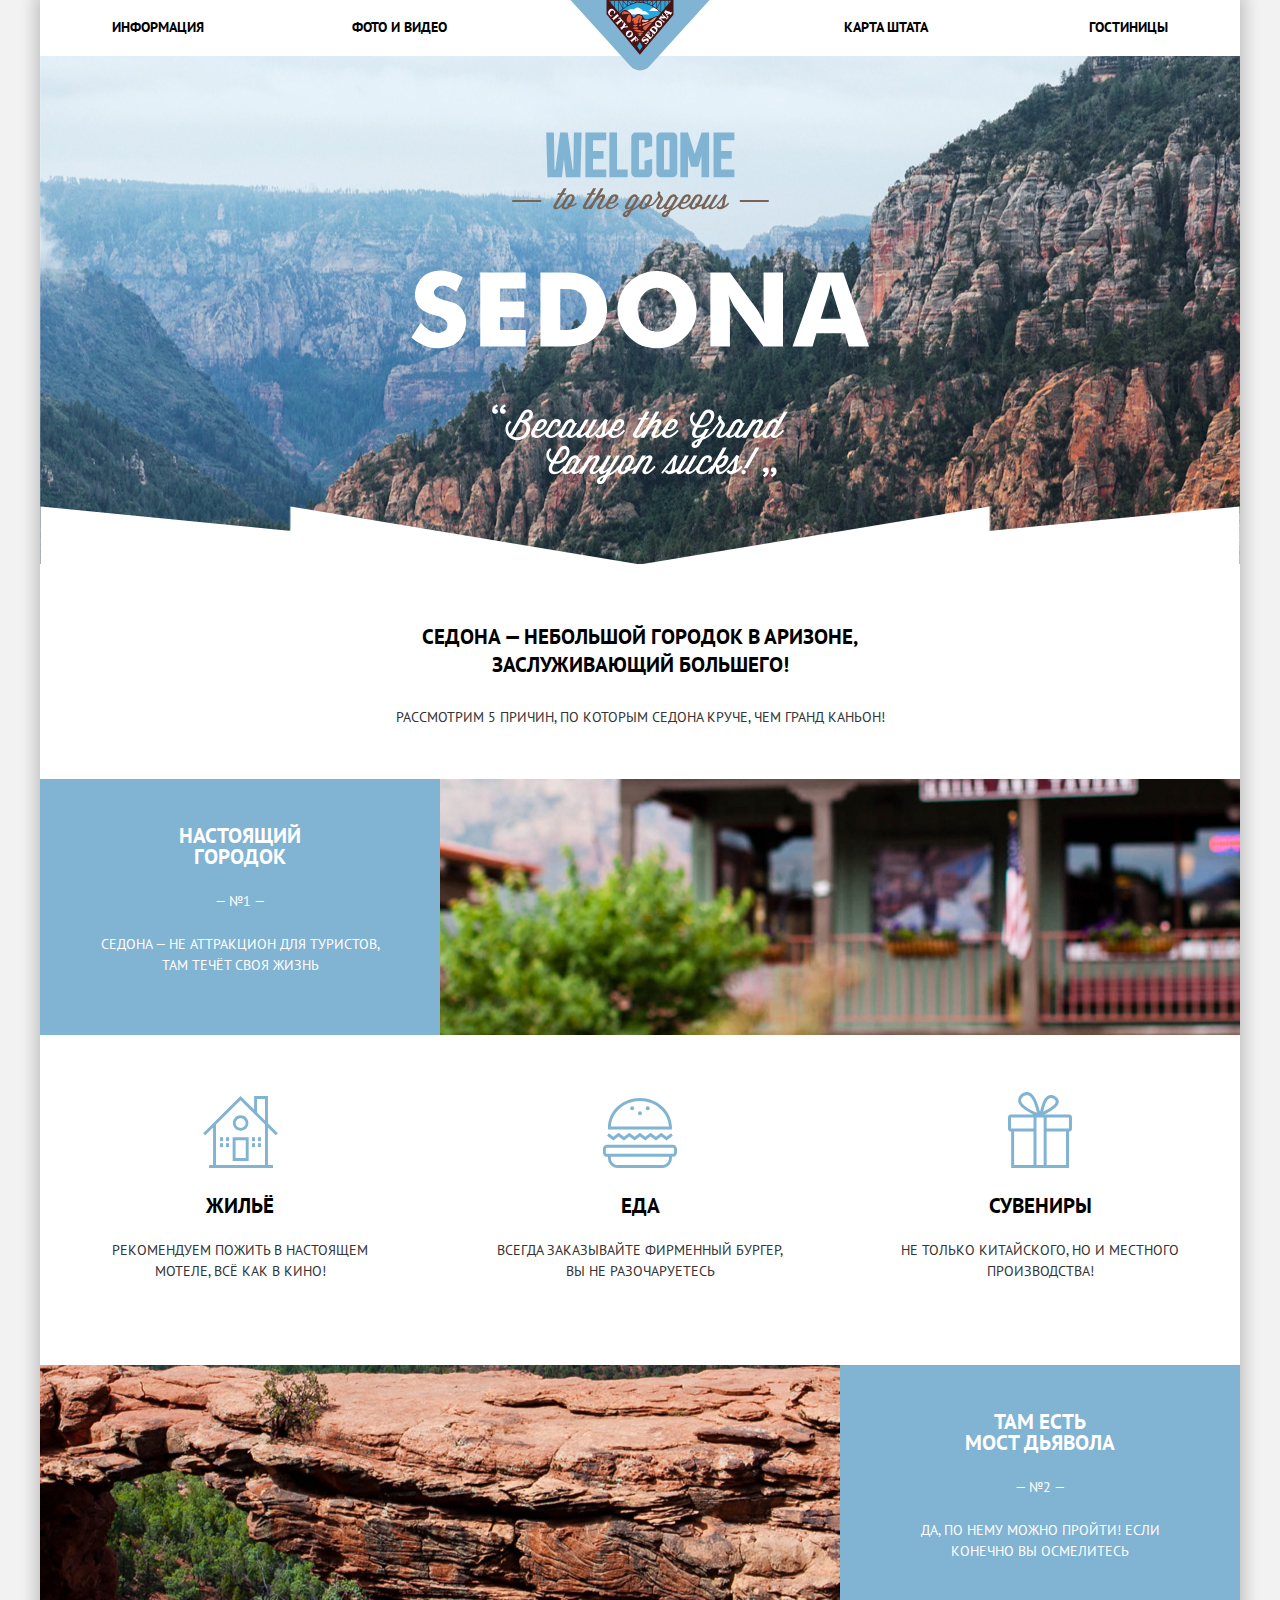
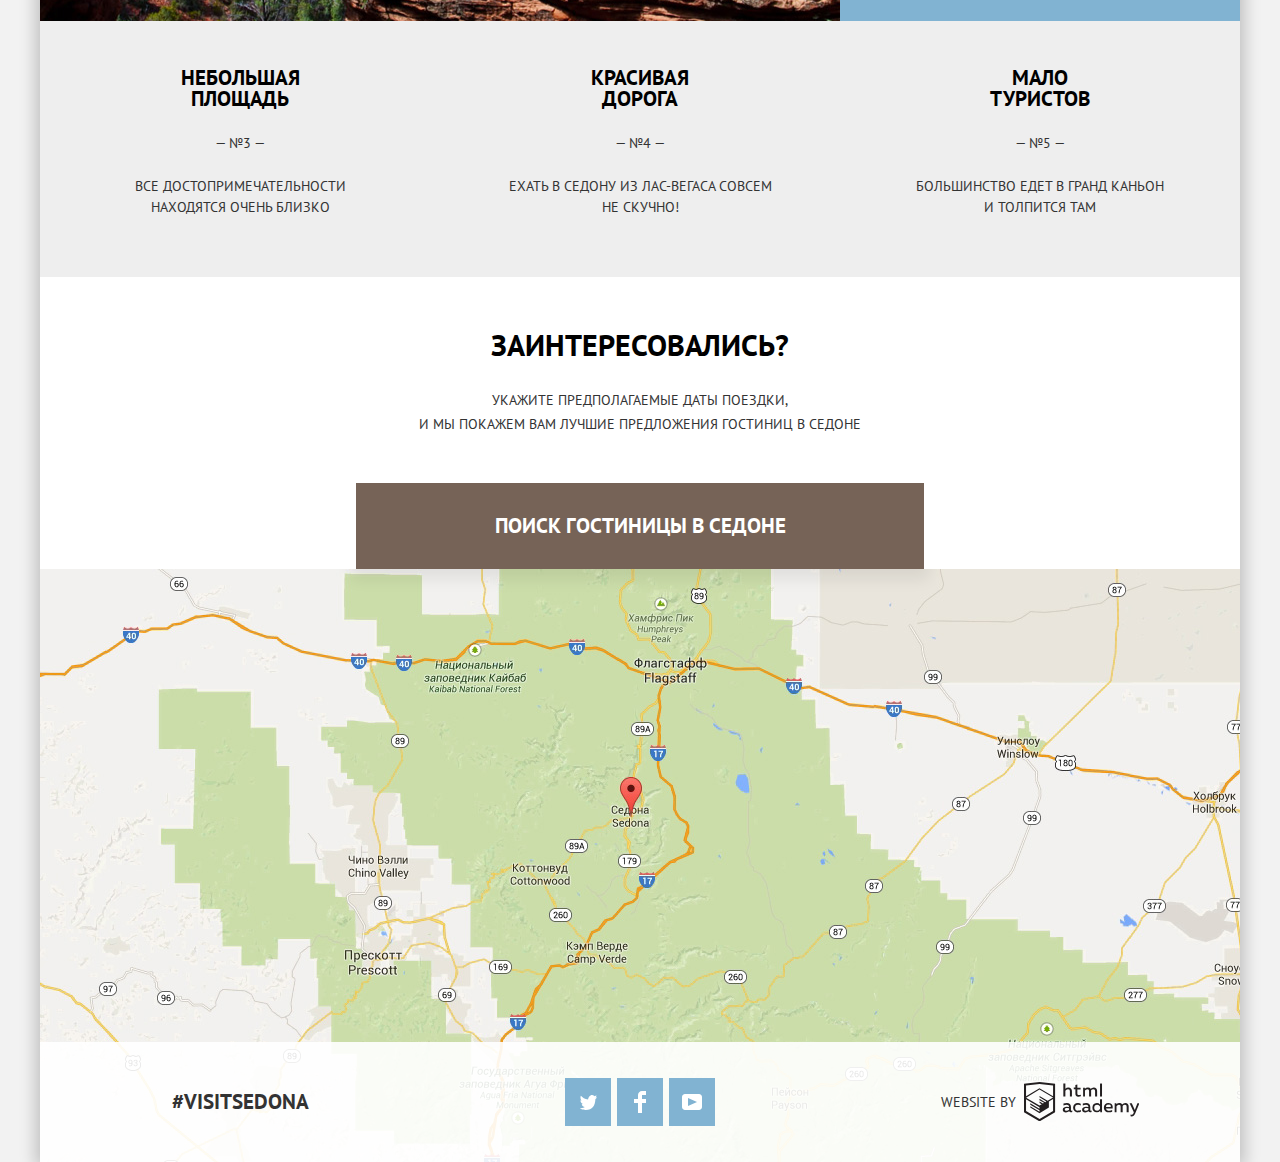
<file: index.html>
<!DOCTYPE html>
<html lang="ru">
  <head>
    <meta charset="utf-8">
    <title>HTML Academy: Седона</title>
    <link href="https://fonts.googleapis.com/css?family=PT+Sans:400,700&amp;subset=cyrillic" rel="stylesheet">
    <link href="css/normalize.css" rel="stylesheet">
    <link href="css/style.min.css" rel="stylesheet">
  </head>
  <body>
    <header class="header-navigation">
      <a class="header-logo">
        <img src="img/logo-sedona.svg" width="140" height="72" alt="Седона">
      </a>
      <nav class="site-navigation" aria-label="Навигация сайта">
        <ul class="main-navigation">
          <li><a href="#">Информация</a></li>
          <li><a href="#">Фото и Видео</a></li>
          <li><a href="#">Карта Штата</a></li>
          <li><a href="hotels.html">Гостиницы</a></li>
        </ul>
      </nav>
    </header>

    <main>
      <h1 class="visually-hidden">Путешествие в Седону</h1>
      <section class="intro">
        <img src="img/welcome-sedona.svg" width="459" height="353" alt="Добро пожаловать в Седону!">
      </section>

      <section class="town-info">
        <h2 class="visually-hidden">Информация о Седоне</h2>
        <div class="about">
          <p><b>Седона &#8212; небольшой городок в Аризоне, заслуживающий большего!</b></p>
          <p>Расcмотрим 5 причин, по которым Седона круче, чем Гранд Каньон!</p>
        </div>
        <ol class="reason-list">
          <li>
            <div class="reason-block image-1">
              <div class="reason">
                <h3>Настоящий городок</h3>
                <p>&#8212; №1 &#8212;</p>
                <p>Седона &#8212; не аттракцион для туристов, там течёт своя жизнь</p>
              </div>
            </div>
            <ul class="town-features-list">
              <li class="reason features-icon accommodation">
                <h4>Жильё</h4>
                <p>Рекомендуем пожить в&nbsp;настоящем мотеле, всё&nbsp;как в кино!</p>
              </li>
              <li class="reason features-icon food">
                <h4>Еда</h4>
                <p>Всегда заказывайте фирменный бургер, Вы&nbsp;не&nbsp;разочаруетесь</p>
              </li>
              <li class="reason features-icon souvenir">
                <h4>Сувениры</h4>
                <p>Не только Китайского, но&nbsp;и местного производства!</p>
              </li>
            </ul>
          </li>
          <li class="reason-block image-2">
            <div class="reason">
              <h3>Там есть<br> мост дьявола</h3>
              <p>&#8212; №2 &#8212;</p>
              <p>Да, по нему можно пройти!&nbsp;Если конечно Вы&nbsp;осмелитесь</p>
            </div>
          </li>
          <li class="reason">
            <h3>Небольшая площадь</h3>
            <p>&#8212; №3 &#8212;</p>
            <p>Все достопримечательности находятся&nbsp;очень близко</p>
          </li>
          <li class="reason">
            <h3>Красивая дорога</h3>
            <p>&#8212; №4 &#8212;</p>
            <p>Ехать в Седону из&nbsp;Лас&#8209;Вегаса совсем не&nbsp;скучно!</p>
          </li>
          <li class="reason">
            <h3>Мало туристов</h3>
            <p>&#8212; №5 &#8212;</p>
            <p>Большинство едет в Гранд Каньон и толпится там</p>
          </li>
        </ol>
      </section>

      <section class="search-form-title">
        <div>
          <h2 class="visually-hidden">Поиск гостиницы</h2>
          <p><b>Заинтересовались?</b></p>
          <p>Укажите предполагаемые даты поездки,<br>
            и мы покажем Вам лучшие предложения гостиниц в Седоне</p>
          <a class="search-form-btn" href="hotels-search.html">Поиск гостиницы в Седоне</a>
        </div>
        <form class="search-form search-form-open" method="post" action="https://echo.htmlacademy.ru">
          <fieldset class="form-date-group">
            <legend class="visually-hidden">Даты поездки</legend>
            <div>
              <label for="check-in-date">Дата заезда:</label>
              <input type="text" name="check-in-date" id="check-in-date" value="24 апреля 2017">
              <a class="calendar" href="#" aria-label="Выберите дату в Календаре">
                <svg version="1.1" xmlns="http://www.w3.org/2000/svg" x="0px" y="0px"
                   width="21px" height="22px" viewBox="0 0 21 22" enable-background="new 0 0 21 22" xml:space="preserve">
                <g>
                  <path d="M19.251,2.025h-2.845V0.648c0-0.381-0.294-0.689-0.656-0.689c-0.363,0-0.656,0.308-0.656,0.689v1.377h-3.938V0.648
                    c0-0.381-0.294-0.689-0.655-0.689c-0.363,0-0.657,0.308-0.657,0.689v1.377H5.906V0.648c0-0.381-0.294-0.689-0.656-0.689
                    c-0.363,0-0.657,0.308-0.657,0.689v1.377H1.75C0.784,2.025,0,2.847,0,3.862v16.302C0,21.179,0.784,22,1.75,22h17.501
                    C20.217,22,21,21.179,21,20.164V3.862C21,2.847,20.217,2.025,19.251,2.025z M19.688,20.164c0,0.253-0.195,0.459-0.437,0.459H1.75
                    c-0.241,0-0.438-0.206-0.438-0.459V3.862c0-0.253,0.196-0.459,0.438-0.459h2.844v1.378c0,0.381,0.294,0.689,0.657,0.689
                    c0.362,0,0.656-0.308,0.656-0.689V3.403h3.938v1.378c0,0.381,0.294,0.689,0.657,0.689c0.361,0,0.655-0.308,0.655-0.689V3.403h3.938
                    v1.378c0,0.381,0.293,0.689,0.656,0.689c0.362,0,0.656-0.308,0.656-0.689V3.403h2.845c0.241,0,0.437,0.206,0.437,0.459V20.164z" fill="#cacaca"/>
                  <rect x="4.594" y="8.225" width="2.625" height="2.066" fill="#cacaca"/>
                  <rect x="4.594" y="11.668" width="2.625" height="2.067" fill="#cacaca"/>
                  <rect x="4.594" y="15.112" width="2.625" height="2.066" fill="#cacaca"/>
                  <rect x="9.188" y="15.112" width="2.625" height="2.066" fill="#cacaca"/>
                  <rect x="9.188" y="11.668" width="2.625" height="2.067" fill="#cacaca"/>
                  <rect x="9.188" y="8.225" width="2.625" height="2.066" fill="#cacaca"/>
                  <rect x="13.781" y="15.112" width="2.625" height="2.066" fill="#cacaca"/>
                  <rect x="13.781" y="11.668" width="2.625" height="2.067" fill="#cacaca"/>
                  <rect x="13.781" y="8.225" width="2.625" height="2.066" fill="#cacaca"/>
                </g>
                </svg>
              </a>
            </div>
            <div>
              <label for="check-out-date">Дата выезда:</label>
              <input type="text" name="check-out-date" id="check-out-date" value="4 июля 2017">
              <a class="calendar" href="#" aria-label="Выберите дату в Календаре">
                <svg version="1.1" xmlns="http://www.w3.org/2000/svg" x="0px" y="0px"
                   width="21px" height="22px" viewBox="0 0 21 22" enable-background="new 0 0 21 22" xml:space="preserve">
                <g>
                  <path d="M19.251,2.025h-2.845V0.648c0-0.381-0.294-0.689-0.656-0.689c-0.363,0-0.656,0.308-0.656,0.689v1.377h-3.938V0.648
                    c0-0.381-0.294-0.689-0.655-0.689c-0.363,0-0.657,0.308-0.657,0.689v1.377H5.906V0.648c0-0.381-0.294-0.689-0.656-0.689
                    c-0.363,0-0.657,0.308-0.657,0.689v1.377H1.75C0.784,2.025,0,2.847,0,3.862v16.302C0,21.179,0.784,22,1.75,22h17.501
                    C20.217,22,21,21.179,21,20.164V3.862C21,2.847,20.217,2.025,19.251,2.025z M19.688,20.164c0,0.253-0.195,0.459-0.437,0.459H1.75
                    c-0.241,0-0.438-0.206-0.438-0.459V3.862c0-0.253,0.196-0.459,0.438-0.459h2.844v1.378c0,0.381,0.294,0.689,0.657,0.689
                    c0.362,0,0.656-0.308,0.656-0.689V3.403h3.938v1.378c0,0.381,0.294,0.689,0.657,0.689c0.361,0,0.655-0.308,0.655-0.689V3.403h3.938
                    v1.378c0,0.381,0.293,0.689,0.656,0.689c0.362,0,0.656-0.308,0.656-0.689V3.403h2.845c0.241,0,0.437,0.206,0.437,0.459V20.164z" fill="#cacaca"/>
                  <rect x="4.594" y="8.225" width="2.625" height="2.066" fill="#cacaca"/>
                  <rect x="4.594" y="11.668" width="2.625" height="2.067" fill="#cacaca"/>
                  <rect x="4.594" y="15.112" width="2.625" height="2.066" fill="#cacaca"/>
                  <rect x="9.188" y="15.112" width="2.625" height="2.066" fill="#cacaca"/>
                  <rect x="9.188" y="11.668" width="2.625" height="2.067" fill="#cacaca"/>
                  <rect x="9.188" y="8.225" width="2.625" height="2.066" fill="#cacaca"/>
                  <rect x="13.781" y="15.112" width="2.625" height="2.066" fill="#cacaca"/>
                  <rect x="13.781" y="11.668" width="2.625" height="2.067" fill="#cacaca"/>
                  <rect x="13.781" y="8.225" width="2.625" height="2.066" fill="#cacaca"/>
                </g>
                </svg>
              </a>
            </div>
          </fieldset>
          <fieldset class="form-count-group">
            <legend class="visually-hidden">Гости</legend>
            <div class="count-block">
              <label for="adults">Взрослые:</label>
              <div>
                <a class="count-btn minus-btn" href="#" aria-label="Убрать одного взрослого"></a>
                <input type="number" name="adults" id="adults" value="2">
                <a class="count-btn plus-btn" href="#" aria-label="Добавить одного взрослого"></a>
              </div>
              <label for="children">Дети:</label>
              <div>
                <a class="count-btn minus-btn" href="#" aria-label="Убрать одного ребенка"></a>
                <input type="number" name="children" id="children" value="0">
                <a class="count-btn plus-btn" href="#" aria-label="Добавить одного ребенка"></a>
              </div>
            </div>
          </fieldset>
          <button class="search-btn" type="submit">Найти</button>
        </form>
      </section>

      <section class="map">
        <h2 class="visually-hidden">Седона на карте</h2>
        <iframe src="https://www.google.com/maps/embed?pb=!1m18!1m12!1m3!1d609880.4066241251!2d-112.13838833610073!3d34.87414660590048!2m3!1f0!2f0!3f0!3m2!1i1024!2i768!4f13.1!3m3!1m2!1s0x872da132f942b00d%3A0x5548c523fa6c8efd!2z0KHQtdC00L7QvdCwLCDQkNGA0LjQt9C-0L3QsCA4NjMzNiwg0KHQqNCQ!5e0!3m2!1sru!2sru!4v1536000349940" width="1200" height="593" style="border:0" allowfullscreen></iframe>
        <img src="img/map.jpg" width="1200" height="593" alt="Sedona, AZ 86336, USA">
      </section>
    </main>

    <footer class="site-footer index-page-footer">
      <p>#VISITSEDONA</p>
      <ul class="social-references">
        <li>
          <a class="social-btn social-btn-twitter" href="#" aria-label="Почитайте про нас в Твиттере"><span class="visually-hidden">Twitter</span></a>
        </li>
        <li>
          <a class="social-btn social-btn-facebook" href="#" aria-label="Познакомьтесь с нами на Фейсбуке"><span class="visually-hidden">Facebook</span></a>
        </li>
        <li>
          <a class="social-btn social-btn-youtube" href="#" aria-label="Посмотрите про нас на Ютьюбе"><span class="visually-hidden">Youtube</span></a>
        </li>
      </ul>
      <p class="site-developer">
        <span>WEBSITE BY</span>
        <a class="link-developer" href="https://htmlacademy.ru/intensive/htmlcss" aria-label="Сайт Разработчика" target="_blank">
          <span class="visually-hidden">HTML Academy</span>
          <svg data-name="Layer 1" xmlns="http://www.w3.org/2000/svg" viewBox="0 0 113 39"><title>logo_name</title><path d="M401.93,351.51a2.07,2.07,0,0,0,.58-0.11v1.4a3.41,3.41,0,0,1-1.24.22,1.75,1.75,0,0,1-1.75-1,5.08,5.08,0,0,1-3.3,1.13c-1.59,0-3.06-.87-3.06-2.68,0-2.24,2.08-2.93,3.9-2.93a11.63,11.63,0,0,1,2.28.26v-0.31c0-1.09-.8-1.86-2.3-1.86a7.79,7.79,0,0,0-3.15.67v-1.79a10.72,10.72,0,0,1,3.35-.58c2.48,0,4,1.18,4,3.83v3.14A0.57,0.57,0,0,0,401.93,351.51Zm-6.76-1.19a1.42,1.42,0,0,0,1.64,1.29,3.56,3.56,0,0,0,2.53-1V349.1a10.21,10.21,0,0,0-1.9-.22C396.34,348.89,395.17,349.23,395.17,350.33Z" transform="translate(-355.09 -323.29)" fill="#231f20"/><path d="M408.15,343.91a5.29,5.29,0,0,1,2.7.67v1.79a4.28,4.28,0,0,0-2.42-.73,2.89,2.89,0,1,0,0,5.76,5.26,5.26,0,0,0,2.55-.67v1.8a6.58,6.58,0,0,1-2.9.6,4.42,4.42,0,0,1-4.72-4.54A4.54,4.54,0,0,1,408.15,343.91Z" transform="translate(-355.09 -323.29)" fill="#231f20"/><path d="M420.93,351.51a2.07,2.07,0,0,0,.58-0.11v1.4a3.41,3.41,0,0,1-1.24.22,1.75,1.75,0,0,1-1.75-1,5.08,5.08,0,0,1-3.3,1.13c-1.59,0-3.06-.87-3.06-2.68,0-2.24,2.08-2.93,3.9-2.93a11.63,11.63,0,0,1,2.28.26v-0.31c0-1.09-.8-1.86-2.3-1.86a7.79,7.79,0,0,0-3.15.67v-1.79a10.72,10.72,0,0,1,3.35-.58c2.48,0,4,1.18,4,3.83v3.14A0.57,0.57,0,0,0,420.93,351.51Zm-6.76-1.19a1.42,1.42,0,0,0,1.64,1.29,3.56,3.56,0,0,0,2.53-1V349.1a10.21,10.21,0,0,0-1.9-.22C415.33,348.89,414.17,349.23,414.17,350.33Z" transform="translate(-355.09 -323.29)" fill="#231f20"/><path d="M431.76,340.14V352.9H430v-1.39a4.07,4.07,0,0,1-3.35,1.62,4.62,4.62,0,0,1,0-9.22,4,4,0,0,1,3.15,1.37v-5.14h2ZM427,345.62a2.9,2.9,0,0,0,0,5.8,3,3,0,0,0,2.79-1.84v-2.13A3.06,3.06,0,0,0,427,345.62Z" transform="translate(-355.09 -323.29)" fill="#231f20"/><path d="M438.08,343.91c3.48,0,4.68,2.81,4.12,5.34h-6.58c0.22,1.57,1.75,2.22,3.35,2.22a6.41,6.41,0,0,0,2.77-.62v1.68a7.5,7.5,0,0,1-3.14.6c-2.68,0-5-1.53-5-4.61A4.39,4.39,0,0,1,438.08,343.91Zm0.09,1.62a2.39,2.39,0,0,0-2.57,2.26h4.85A2.06,2.06,0,0,0,438.17,345.53Z" transform="translate(-355.09 -323.29)" fill="#231f20"/><path d="M444.19,352.9v-8.75h1.73v1.09a4,4,0,0,1,2.92-1.33,3,3,0,0,1,2.73,1.4,4.33,4.33,0,0,1,3.06-1.4,3.21,3.21,0,0,1,3.32,3.52v5.47h-2v-5.41a1.67,1.67,0,0,0-1.73-1.84,2.94,2.94,0,0,0-2.17,1.18c0,0.2,0,.4,0,0.6v5.47h-2v-5.41a1.67,1.67,0,0,0-1.73-1.84,3.11,3.11,0,0,0-2.32,1.35v5.91h-2Z" transform="translate(-355.09 -323.29)" fill="#231f20"/><path d="M466.56,344.15h2l-4.1,9.93c-0.95,2.28-2.19,3-3.52,3a5,5,0,0,1-1.15-.15v-1.66a3,3,0,0,0,.89.13c0.95,0,1.66-.67,2.17-2l0.18-.44-4.16-8.82H461l3,6.6Z" transform="translate(-355.09 -323.29)" fill="#231f20"/><path d="M395.75,324.82v5a4,4,0,0,1,2.83-1.2,3.41,3.41,0,0,1,3.61,3.57v5.41h-2v-5.16a1.9,1.9,0,0,0-2-2.1,3.08,3.08,0,0,0-2.44,1.46v5.8h-2V324.82h2Z" transform="translate(-355.09 -323.29)" fill="#231f20"/><path d="M407.52,325.71v3.12h3.17v1.71h-3.17v4c0,1.15.53,1.53,1.66,1.53a4.71,4.71,0,0,0,1.77-.35v1.68a7.14,7.14,0,0,1-2.35.38,2.68,2.68,0,0,1-3-2.88v-4.38H404v-1.71h1.57v-2.64Z" transform="translate(-355.09 -323.29)" fill="#231f20"/><path d="M413.19,337.58v-8.75h1.73v1.09a4,4,0,0,1,2.92-1.33,3,3,0,0,1,2.73,1.4,4.33,4.33,0,0,1,3.06-1.4,3.21,3.21,0,0,1,3.32,3.52v5.47h-2v-5.41a1.67,1.67,0,0,0-1.73-1.84,2.94,2.94,0,0,0-2.17,1.18c0,0.2,0,.4,0,0.6v5.47h-2v-5.41a1.67,1.67,0,0,0-1.73-1.84,3.11,3.11,0,0,0-2.32,1.35v5.91h-2Z" transform="translate(-355.09 -323.29)" fill="#231f20"/><rect x="74.72" y="1.52" width="1.95" height="12.76" fill="#231f20"/><path d="M370.53,323.31l-0.16,0-15.28,1.6v28L370.37,362l15.28-9.09v-28Zm13.12,28.45-13.28,7.9-13.28-7.9V340.28l13.22,7.87,0,1.43-9.07-5.4v1.38l9.11,5.47,0,1.46-9.1-5.42v1.38l9.11,5.47h0l9.19-5.5v-1.39h0v-4.52l4.1-2.45v11.67Zm0-13.16L380,340.74h0l-1.68,1-8-4.76v1.38l6.84,4.07-0.06,0-0.15.09-1,.57-5.64-3.36v1.38l4.45,2.65-1.05.7,0,0-3.36-2v1.38l2.21,1.3-2.25,1.35-13.16-7.82,13.17-7.92h0Zm0-1.39-13.35-7.87h0l-13.2,7.86v-10.5l13.28-1.39,13.28,1.39v10.51Z" transform="translate(-355.09 -323.29)" fill="#231f20"/></svg>
        </a>
      </p>
    </footer>
  <script src="js/script.min.js"></script>
  </body>
</html>
</file>
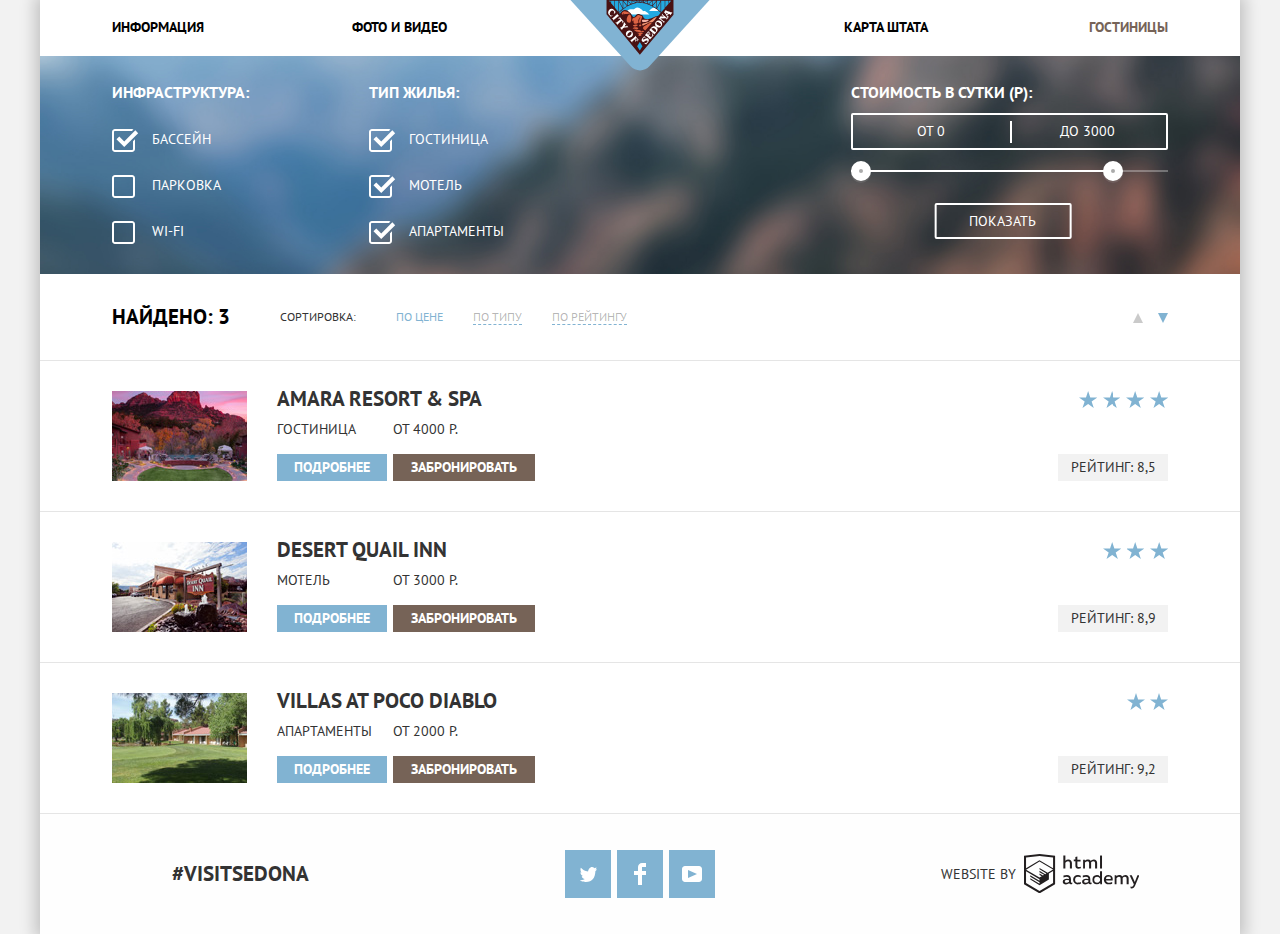
<file: hotels.html>
<!DOCTYPE html>
<html lang="ru">
  <head>
    <meta charset="utf-8">
    <title>HTML Academy: Седона</title>
    <link href="https://fonts.googleapis.com/css?family=PT+Sans:400,700&amp;subset=cyrillic" rel="stylesheet">
    <link href="css/normalize.css" rel="stylesheet">
    <link href="css/style.min.css" rel="stylesheet">
  </head>
  <body>
    <header class="header-navigation">
      <a class="header-logo" href="index.html" aria-label="Главная страница">
        <img src="img/logo-sedona.svg" width="140" height="72" alt="Седона">
      </a>
      <nav class="site-navigation" aria-label="Навигация сайта">
        <ul class="main-navigation">
          <li><a href="#">Информация</a></li>
          <li><a href="#">Фото и Видео</a></li>
          <li><a href="#">Карта Штата</a></li>
          <li><a class="current-page">Гостиницы</a></li>
        </ul>
      </nav>
    </header>

    <main>
      <h1 class="visually-hidden">Поиск гостиницы в Седоне</h1>
      <section class="search-filter">
        <h2 class="visually-hidden">Варианты размещения</h2>
        <form class="filter-form" method="post" action="https://echo.htmlacademy.ru">
          <fieldset>
            <legend>Инфраструктура:</legend>
            <ul class="filter-list">
              <li>
                <input class="visually-hidden" type="checkbox" name="pool" id="pool" checked>
                <label for="pool">Бассейн</label>
              </li>
              <li>
                <input class="visually-hidden" type="checkbox" name="parking" id="parking">
                <label for="parking">Парковка</label>
              </li>
              <li>
                <input class="visually-hidden" type="checkbox" name="wi-fi" id="wi-fi">
                <label for="wi-fi">Wi-Fi</label>
              </li>
            </ul>
          </fieldset>
          <fieldset>
            <legend>Тип жилья:</legend>
            <ul class="filter-list">
              <li>
                <input class="visually-hidden" type="checkbox" name="hotel" id="hotel" checked>
                <label for="hotel">Гостиница</label>
              </li>
              <li>
                <input class="visually-hidden" type="checkbox" name="motel" id="motel" checked>
                <label for="motel">Мотель</label>
              </li>
              <li>
                <input class="visually-hidden" type="checkbox" name="apartments" id="apartments" checked>
                <label for="apartments">Апартаменты</label>
              </li>
            </ul>
          </fieldset>
          <div class="show-result">
            <fieldset>
              <legend>Стоимость в сутки (Р):</legend>
              <div class="price-range-output">
                 <p>От <output class="from" aria-label="Стоимость в сутки от">0</output></p>
                 <p>До <output class="to" aria-label="Стоимость в сутки до">3000</output></p>
              </div>
              <div class="price-range">
                <div class="scale">
                  <div class="bar"></div>
                  <div class="toggle min-toggle" tabindex="0" aria-label="Минимальная цена"></div>
                  <div class="toggle max-toggle" tabindex="0" aria-label="Максимальная цена"></div>
                </div>
              </div>
            </fieldset>
            <button class="show-result-btn" type="submit">Показать</button>
          </div>
        </form>
      </section>

      <section class="search-result">
        <h2 class="visually-hidden">Результат поиска</h2>
        <div class="search-sort">
          <p>Найдено:&nbsp;<span>3</span></p>
          <p>Сортировка:</p>
          <ul>
            <li><a class="sort-type current-sort-type">По цене</a></li>
            <li><a class="sort-type" href="#">По типу</a></li>
            <li><a class="sort-type" href="#">По рейтингу</a></li>
            <li><a class="sort-from sort-from-min" href="#" aria-label="Отсортировать по возрастанию"></a></li>
            <li><a class="sort-from sort-from-max current-sort-from" href="#" aria-label="Отсортировать по убыванию"></a></li>
          </ul>
        </div>
        <ul class="hotels-list">
          <li class="hotels-list-item">
            <div class="hotel-image">
              <img src="img/hotel-amara-resort-spa.jpg" width="135" height="90" alt="Amara Resort & SPA">
            </div>
            <div class="hotel-info">
              <h3>Amara Resort & Spa</h3>
              <div class="more-info">
                <p>Гостиница</p>
                <a class="more-info-btn" href="#">Подробнее</a>
              </div>
              <div class="reservation">
                <p>от 4000 Р.</p>
                <a class="reservation-btn" href="#">Забронировать</a>
              </div>
            </div>
            <div class="hotel-rating four-star-hotel">
              <p>Рейтинг: 8,5</p>
            </div>
          </li>
          <li class="hotels-list-item">
            <div class="hotel-image">
              <img src="img/hotel-desert-quail-inn.jpg" width="135" height="90" alt="Desert Quail INN">
            </div>
            <div class="hotel-info">
              <h3>Desert Quail Inn</h3>
              <div class="more-info">
                <p>Мотель</p>
                <a class="more-info-btn" href="#">Подробнее</a>
              </div>
              <div class="reservation">
                <p>от 3000 Р.</p>
                <a class="reservation-btn" href="#">Забронировать</a>
              </div>
            </div>
            <div class="hotel-rating three-star-hotel">
              <p>Рейтинг: 8,9</p>
            </div>
          </li>
          <li class="hotels-list-item">
            <div  class="hotel-image">
              <img src="img/hotel-villas-at-poco-diablo.jpg" width="135" height="90" alt="Villas at Poco Diablo">
            </div>
            <div class="hotel-info">
              <h3>Villas at Poco Diablo</h3>
              <div class="more-info">
                <p>Апартаменты</p>
                <a class="more-info-btn" href="#">Подробнее</a>
              </div>
              <div class="reservation">
                <p>от 2000 Р.</p>
                <a class="reservation-btn" href="#">Забронировать</a>
              </div>
            </div>
            <div class="hotel-rating two-star-hotel">
              <p>Рейтинг: 9,2</p>
            </div>
          </li>
        </ul>
      </section>

    </main>

    <footer class="site-footer">
      <p>#VISITSEDONA</p>
      <ul class="social-references">
        <li>
          <a class="social-btn social-btn-twitter" href="#" aria-label="Почитайте про нас в Твиттере"><span class="visually-hidden">Twitter</span></a>
        </li>
        <li>
          <a class="social-btn social-btn-facebook" href="#" aria-label="Познакомьтесь с нами на Фейсбуке"><span class="visually-hidden">Facebook</span></a>
        </li>
        <li>
          <a class="social-btn social-btn-youtube" href="#" aria-label="Посмотрите про нас на Ютьюбе"><span class="visually-hidden">Youtube</span></a>
        </li>
      </ul>
      <p class="site-developer">
        <span>WEBSITE BY</span>
        <a class="link-developer" href="https://htmlacademy.ru/intensive/htmlcss" aria-label="Сайт Разработчика" target="_blank">
          <span class="visually-hidden">HTML Academy</span>
          <svg data-name="Layer 1" xmlns="http://www.w3.org/2000/svg" viewBox="0 0 113 39"><title>logo_name</title><path d="M401.93,351.51a2.07,2.07,0,0,0,.58-0.11v1.4a3.41,3.41,0,0,1-1.24.22,1.75,1.75,0,0,1-1.75-1,5.08,5.08,0,0,1-3.3,1.13c-1.59,0-3.06-.87-3.06-2.68,0-2.24,2.08-2.93,3.9-2.93a11.63,11.63,0,0,1,2.28.26v-0.31c0-1.09-.8-1.86-2.3-1.86a7.79,7.79,0,0,0-3.15.67v-1.79a10.72,10.72,0,0,1,3.35-.58c2.48,0,4,1.18,4,3.83v3.14A0.57,0.57,0,0,0,401.93,351.51Zm-6.76-1.19a1.42,1.42,0,0,0,1.64,1.29,3.56,3.56,0,0,0,2.53-1V349.1a10.21,10.21,0,0,0-1.9-.22C396.34,348.89,395.17,349.23,395.17,350.33Z" transform="translate(-355.09 -323.29)" fill="#231f20"/><path d="M408.15,343.91a5.29,5.29,0,0,1,2.7.67v1.79a4.28,4.28,0,0,0-2.42-.73,2.89,2.89,0,1,0,0,5.76,5.26,5.26,0,0,0,2.55-.67v1.8a6.58,6.58,0,0,1-2.9.6,4.42,4.42,0,0,1-4.72-4.54A4.54,4.54,0,0,1,408.15,343.91Z" transform="translate(-355.09 -323.29)" fill="#231f20"/><path d="M420.93,351.51a2.07,2.07,0,0,0,.58-0.11v1.4a3.41,3.41,0,0,1-1.24.22,1.75,1.75,0,0,1-1.75-1,5.08,5.08,0,0,1-3.3,1.13c-1.59,0-3.06-.87-3.06-2.68,0-2.24,2.08-2.93,3.9-2.93a11.63,11.63,0,0,1,2.28.26v-0.31c0-1.09-.8-1.86-2.3-1.86a7.79,7.79,0,0,0-3.15.67v-1.79a10.72,10.72,0,0,1,3.35-.58c2.48,0,4,1.18,4,3.83v3.14A0.57,0.57,0,0,0,420.93,351.51Zm-6.76-1.19a1.42,1.42,0,0,0,1.64,1.29,3.56,3.56,0,0,0,2.53-1V349.1a10.21,10.21,0,0,0-1.9-.22C415.33,348.89,414.17,349.23,414.17,350.33Z" transform="translate(-355.09 -323.29)" fill="#231f20"/><path d="M431.76,340.14V352.9H430v-1.39a4.07,4.07,0,0,1-3.35,1.62,4.62,4.62,0,0,1,0-9.22,4,4,0,0,1,3.15,1.37v-5.14h2ZM427,345.62a2.9,2.9,0,0,0,0,5.8,3,3,0,0,0,2.79-1.84v-2.13A3.06,3.06,0,0,0,427,345.62Z" transform="translate(-355.09 -323.29)" fill="#231f20"/><path d="M438.08,343.91c3.48,0,4.68,2.81,4.12,5.34h-6.58c0.22,1.57,1.75,2.22,3.35,2.22a6.41,6.41,0,0,0,2.77-.62v1.68a7.5,7.5,0,0,1-3.14.6c-2.68,0-5-1.53-5-4.61A4.39,4.39,0,0,1,438.08,343.91Zm0.09,1.62a2.39,2.39,0,0,0-2.57,2.26h4.85A2.06,2.06,0,0,0,438.17,345.53Z" transform="translate(-355.09 -323.29)" fill="#231f20"/><path d="M444.19,352.9v-8.75h1.73v1.09a4,4,0,0,1,2.92-1.33,3,3,0,0,1,2.73,1.4,4.33,4.33,0,0,1,3.06-1.4,3.21,3.21,0,0,1,3.32,3.52v5.47h-2v-5.41a1.67,1.67,0,0,0-1.73-1.84,2.94,2.94,0,0,0-2.17,1.18c0,0.2,0,.4,0,0.6v5.47h-2v-5.41a1.67,1.67,0,0,0-1.73-1.84,3.11,3.11,0,0,0-2.32,1.35v5.91h-2Z" transform="translate(-355.09 -323.29)" fill="#231f20"/><path d="M466.56,344.15h2l-4.1,9.93c-0.95,2.28-2.19,3-3.52,3a5,5,0,0,1-1.15-.15v-1.66a3,3,0,0,0,.89.13c0.95,0,1.66-.67,2.17-2l0.18-.44-4.16-8.82H461l3,6.6Z" transform="translate(-355.09 -323.29)" fill="#231f20"/><path d="M395.75,324.82v5a4,4,0,0,1,2.83-1.2,3.41,3.41,0,0,1,3.61,3.57v5.41h-2v-5.16a1.9,1.9,0,0,0-2-2.1,3.08,3.08,0,0,0-2.44,1.46v5.8h-2V324.82h2Z" transform="translate(-355.09 -323.29)" fill="#231f20"/><path d="M407.52,325.71v3.12h3.17v1.71h-3.17v4c0,1.15.53,1.53,1.66,1.53a4.71,4.71,0,0,0,1.77-.35v1.68a7.14,7.14,0,0,1-2.35.38,2.68,2.68,0,0,1-3-2.88v-4.38H404v-1.71h1.57v-2.64Z" transform="translate(-355.09 -323.29)" fill="#231f20"/><path d="M413.19,337.58v-8.75h1.73v1.09a4,4,0,0,1,2.92-1.33,3,3,0,0,1,2.73,1.4,4.33,4.33,0,0,1,3.06-1.4,3.21,3.21,0,0,1,3.32,3.52v5.47h-2v-5.41a1.67,1.67,0,0,0-1.73-1.84,2.94,2.94,0,0,0-2.17,1.18c0,0.2,0,.4,0,0.6v5.47h-2v-5.41a1.67,1.67,0,0,0-1.73-1.84,3.11,3.11,0,0,0-2.32,1.35v5.91h-2Z" transform="translate(-355.09 -323.29)" fill="#231f20"/><rect x="74.72" y="1.52" width="1.95" height="12.76" fill="#231f20"/><path d="M370.53,323.31l-0.16,0-15.28,1.6v28L370.37,362l15.28-9.09v-28Zm13.12,28.45-13.28,7.9-13.28-7.9V340.28l13.22,7.87,0,1.43-9.07-5.4v1.38l9.11,5.47,0,1.46-9.1-5.42v1.38l9.11,5.47h0l9.19-5.5v-1.39h0v-4.52l4.1-2.45v11.67Zm0-13.16L380,340.74h0l-1.68,1-8-4.76v1.38l6.84,4.07-0.06,0-0.15.09-1,.57-5.64-3.36v1.38l4.45,2.65-1.05.7,0,0-3.36-2v1.38l2.21,1.3-2.25,1.35-13.16-7.82,13.17-7.92h0Zm0-1.39-13.35-7.87h0l-13.2,7.86v-10.5l13.28-1.39,13.28,1.39v10.51Z" transform="translate(-355.09 -323.29)" fill="#231f20"/></svg>
        </a>
      </p>
    </footer>
  </body>
</html>
</file>
<file: css/style.min.css>
@-webkit-keyframes blink{0%,to{background-color:#a9a9a9}70%{background-color:#766357}}@keyframes blink{0%,to{background-color:#a9a9a9}70%{background-color:#766357}}html{background-color:#f2f2f2}.header-navigation,body{position:relative;padding:0}body{min-width:768px;max-width:1200px;margin:0 auto;font-family:"PT Sans",Arial,sans-serif;font-size:14px;text-transform:uppercase;color:#333;-webkit-box-shadow:0 0 15px 5px rgba(0,0,0,.2);box-shadow:0 0 15px 5px rgba(0,0,0,.2);line-height:21px;background-color:#f2f2f2}a{text-decoration:none}.visually-hidden{position:absolute;clip:rect(0 0 0 0);width:1px;height:1px;margin:-1px}.header-navigation{min-height:56px;line-height:26px;font-weight:700;text-align:center;background-color:#fff}.header-logo{position:absolute;left:50%;top:-1px;z-index:1;-webkit-transform:translateX(-50%);-ms-transform:translateX(-50%);transform:translateX(-50%)}.main-navigation{padding:0 6%;margin:0;width:100%;-webkit-box-sizing:border-box;box-sizing:border-box;display:-webkit-box;display:-ms-flexbox;display:flex;-ms-flex-wrap:wrap;flex-wrap:wrap;list-style:none}.main-navigation li{width:calc((240/1056)*100%);padding:14px 0 16px;text-align:left}.main-navigation li:nth-child(4n-1){margin-left:auto;text-align:right}.main-navigation li:nth-child(4n){text-align:right}.main-navigation a:not(.current-page){color:#000}.main-navigation a:focus:not(.current-page),.main-navigation a:hover:not(.current-page){color:#81b3d2}.main-navigation a:active:not(.current-page){color:#cacaca}.current-page{color:#766357}.intro{position:relative;margin:0;min-height:508px;background:#d8e6f1 url(../img/bg-photo.jpg) no-repeat 50% 21%;background-size:cover;text-align:center}.intro::after{content:"";position:absolute;left:0;bottom:-1px;width:100%;height:59px;background:url(../img/mask-intro.png) no-repeat 50% 100%;background-size:100% 59px}.intro img{margin-top:76px}.about{padding-top:60px;padding-bottom:25px;margin:0;line-height:26px;background-color:#fff}.about p{width:500px;margin:0 auto 24px;line-height:26px;text-align:center}.about b{font-size:21px;font-weight:700;color:#000}.reason-list{position:relative;z-index:10;margin:0;padding:0;display:-webkit-box;display:-ms-flexbox;display:flex;-ms-flex-wrap:wrap;flex-wrap:wrap;width:100%;background-color:#eee;list-style:none}.reason{min-height:256px;position:relative;width:calc(100%/3);padding:46px 0 0;text-align:center;-webkit-box-sizing:border-box;box-sizing:border-box}.reason p{width:76%;margin:0 auto 22px;text-align:center}.reason-list>li:first-child{width:100%}.reason-list>li:nth-child(5){padding:46px 3% 0}.reason h3,.town-features-list h4{width:155px;margin:0 auto 24px;font-size:21px;font-weight:700;text-align:center;color:#000}.reason-block,.town-features-list{margin:0;width:100%;display:-webkit-box;display:-ms-flexbox;display:flex}.reason-block{color:#fff;text-align:center;padding:0;background-color:#81b3d2}.reason-block h3{color:#fff}.image-1::after,.image-2::before{content:"";display:block;margin:0;width:calc((100%/3)*2);background-size:100%}.image-1::after{background:url(../img/bg-town.jpg) no-repeat 50% 55%}.image-2::before{background:url(../img/bg-bridge.jpg) no-repeat 50% 55%}.town-features-list{padding:15px 0 0;min-height:330px;-webkit-box-sizing:border-box;box-sizing:border-box;-ms-flex-wrap:wrap;flex-wrap:wrap;background-color:#fff;list-style:none}.town-features-list li{width:calc(100%/3)}.town-features-list p{width:72%}.features-icon::before{display:block;margin:0 auto 27px}.accommodation::before{content:url(../img/icon-accommodation.svg);width:75px;height:72px}.food::before{content:url(../img/icon-food.svg);margin-top:2px;width:74px;height:70px}.souvenir::before{content:url(../img/icon-souvenir.svg);margin-top:-4px;width:64px;height:76px}.search-form-btn,.search-form-title{position:relative}.search-form-title>div{position:relative;z-index:10;margin:0;padding-top:50px;line-height:26px;background-color:#fff}.search-form-title b{font-size:30px;font-weight:700;line-height:36px;color:#000}.search-form-title p{width:100%;margin:0 0 25px;text-align:center;line-height:24px}.search-form-btn{z-index:100;width:568px;margin:47px auto 0;padding:30px 0;display:block;text-align:center;font-weight:700;font-size:21px;color:#fff;background-color:#766357}.search-form-btn:focus,.search-form-btn:hover{background-color:#604e43}.search-form-btn:active{color:rgba(255,255,255,.3);background-color:#503e33}.search-form{position:absolute;z-index:5;bottom:0;right:50%;-webkit-transform:translateX(50%);-ms-transform:translateX(50%);transform:translateX(50%);width:568px;padding:55px;-webkit-box-sizing:border-box;box-sizing:border-box;font-weight:700;color:#000;background-color:#fff;-webkit-box-shadow:0 5px 15px 5px rgba(0,0,0,.15);box-shadow:0 5px 15px 5px rgba(0,0,0,.15);opacity:.5;-webkit-transition:all .5s linear 50ms;-o-transition:all .5s linear 50ms;transition:all .5s linear 50ms}.search-form-open,.search-form-transition{-webkit-transform:translate(50%,100%);-ms-transform:translate(50%,100%);transform:translate(50%,100%);opacity:1}.search-form input{font-weight:700;background-color:#f2f2f2;border:0}.search-form fieldset{margin:0;padding:0;border:0}.form-date-group div{margin-bottom:30px;position:relative;display:-webkit-box;display:-ms-flexbox;display:flex;-webkit-box-pack:justify;-ms-flex-pack:justify;justify-content:space-between;-webkit-box-align:center;-ms-flex-align:center;align-items:center;width:100%}.form-date-group input{width:320px;padding:11px 13px;margin-left:auto;text-transform:inherit}.calendar{position:absolute;top:9px;right:9px;width:21px;height:22px}.calendar:focus path,.calendar:focus rect,.calendar:hover path,.calendar:hover rect{fill:#000}.calendar:active path,.calendar:active rect{fill:#81b3d2}.form-count-group div{position:relative;display:-webkit-box;display:-ms-flexbox;display:flex;-webkit-box-pack:justify;-ms-flex-pack:justify;justify-content:space-between;-webkit-box-align:center;-ms-flex-align:center;align-items:center}.count-block label:last-of-type{margin-right:-15px;margin-left:15px}.form-count-group input{display:block;position:relative;width:114px;height:38px;padding:6px 0;margin:0;-webkit-box-sizing:border-box;box-sizing:border-box;text-align:center;-moz-appearance:textfield}.form-count-group input::-webkit-inner-spin-button,.form-count-group input::-webkit-outer-spin-button{-webkit-appearance:none}.count-btn{position:absolute;width:38px;height:38px;margin:0}.minus-btn{z-index:1;left:0;top:0}.plus-btn{right:0;top:0}.minus-btn::before,.plus-btn::after,.plus-btn::before{content:"";position:absolute;left:13px;top:18px;width:13px;height:3px;background-color:#a9a9a9}.plus-btn::after{top:13px;left:18px;width:3px;height:13px}.count-btn:focus::after,.count-btn:focus::before,.count-btn:hover::after,.count-btn:hover::before{background-color:#000}.count-btn:active::after,.count-btn:active::before{background-color:#81b3d2}.search-form input:hover{background-color:#ebebeb}.search-form input:focus{background-color:#fff;-webkit-box-shadow:inset 0 0 0 2px #e5e5e5;box-shadow:inset 0 0 0 2px #e5e5e5}.search-form .empty{-webkit-animation:blink .7s;animation:blink .7s}.search-btn{margin-top:55px;width:458px;padding:17px 0;font-size:21px;font-weight:700;text-transform:uppercase;text-align:center;color:#fff;background-color:#81b3d2;border:0;cursor:pointer}.search-btn:focus,.search-btn:hover{background-color:#669ec0}.search-btn:active{color:rgba(255,255,255,.3);background-color:#5496bd}.map,.site-footer{margin:0;width:100%}.map{position:relative;height:593px;background:#fff;text-align:center;overflow:hidden;padding:0}.map iframe{z-index:1}.map iframe,.map img{position:absolute;bottom:0;right:50%;-webkit-transform:translateX(50%);-ms-transform:translateX(50%);transform:translateX(50%)}.site-footer{padding:36px 0;display:-webkit-box;display:-ms-flexbox;display:flex;-webkit-box-pack:justify;-ms-flex-pack:justify;justify-content:space-between;-webkit-box-align:center;-ms-flex-align:center;align-items:center;line-height:26px;background-color:rgba(255,255,255,.9)}.index-page-footer{position:absolute;z-index:10;bottom:0}.site-footer p{width:calc(100%/3);margin:0;text-align:center}.site-footer p:first-child{font-size:21px;font-weight:700}.site-footer ul{padding:0;margin:0;display:-webkit-box;display:-ms-flexbox;display:flex;-webkit-box-pack:justify;-ms-flex-pack:justify;justify-content:center;width:calc(100%/3);list-style:none}.social-references li:not(:last-child){margin-right:6px}.social-btn{display:block;width:46px;height:48px;-webkit-box-pack:center;-ms-flex-pack:center;justify-content:center;-webkit-box-align:center;-ms-flex-align:center;align-items:center;background-color:#81b3d2}.social-btn li:last-child{margin-right:0}.social-btn::before{content:"";display:block;width:46px;height:48px}.social-btn-twitter::before{background:url(../img/icon-twitter.svg) no-repeat 50% 50%}.social-btn-facebook::before{background:url(../img/icon-facebook.svg) no-repeat 50% 50%}.social-btn-youtube::before{background:url(../img/icon-youtube.svg) no-repeat 50% 50%}.social-btn:focus,.social-btn:hover{background-color:#669ec0}.social-btn:active{background-color:#5496bd}.social-btn:active::before{opacity:.3}.site-developer{display:-ms-inline-flexbox;display:-webkit-inline-flex;display:inline-flex;-webkit-box-pack:center;-ms-flex-pack:center;justify-content:center;-webkit-box-align:center;-ms-flex-align:center;align-items:center}.link-developer{width:115px;height:41px;margin-left:8px}.link-developer:focus path,.link-developer:focus rect,.link-developer:hover path,.link-developer:hover rect{fill:#81b3d2}.link-developer:active path,.link-developer:active rect{fill:#bdbbbc}.search-filter{margin:0;padding:26px 6% 19px;background:#81b3d3 url(../img/bg-hotel-page.jpg) no-repeat 50% 50%;background-size:100%}.filter-form{display:-webkit-box;display:-ms-flexbox;display:flex;color:#fff}.filter-form fieldset{padding:0;margin:0;border:0}.filter-form>fieldset:nth-child(2){margin-left:5%}.filter-form legend{margin-bottom:14px;font-size:16px;font-weight:700}.filter-list{padding:0;margin:0;list-style:none;width:204px}.filter-list li{position:relative;display:-webkit-box;display:-ms-flexbox;display:flex;padding:12px 0 13px 40px}.filter-form input[type=checkbox]{display:none}.filter-form label{cursor:pointer}input[type=checkbox]+label::before{content:"";position:absolute;left:0;width:27px;height:23px;background:url(../img/checkbox-off.svg) no-repeat}input[type=checkbox]:checked+label::before{background-image:url(../img/checkbox-on.svg)}input[type=checkbox]:disabled+label::before{background-image:url(../img/checkbox-off-disabled.svg)}input[type=checkbox]:checked:disabled+label::before{background-image:url(../img/checkbox-on-disabled.svg)}.show-result{margin-left:auto;min-width:218px;width:30%}.show-result fieldset{padding:0}.show-result legend{margin:0}.price-range-output{position:relative;display:-webkit-box;display:-ms-flexbox;display:flex;-webkit-box-pack:center;-ms-flex-pack:center;justify-content:center;padding:6px 0;margin:10px 0;border:2px solid #fff;border-radius:2px}.price-range-output p{margin:0;width:50%;text-align:center}.price-range-output::before{content:"";position:absolute;left:50%;border:1px solid #fff;border-top-width:11px;border-bottom-width:11px}.scale{position:relative;margin:20px 0 21px;width:100%;height:2px;background-color:rgba(255,255,255,.3)}.bar{width:80%;height:2px;background-color:#fff}.toggle{position:absolute;width:4px;height:4px;background-color:#ababab;border:8px solid #fff;border-radius:50%;cursor:pointer;-webkit-box-shadow:0 2px 0 0 rgba(255,255,255,.1);box-shadow:0 2px 0 0 rgba(255,255,255,.1)}.max-toggle,.min-toggle{-webkit-transform:translateY(-55%);-ms-transform:translateY(-55%);transform:translateY(-55%)}.max-toggle{right:45px}.toggle:focus,.toggle:hover{-webkit-transform:translateY(-55%) scale(1.1);-ms-transform:translateY(-55%) scale(1.1);transform:translateY(-55%) scale(1.1)}.show-result-btn{padding:8px 33px;color:#fff;background-color:transparent;border:2px solid #fff;border-radius:2px;margin-left:50%;margin-top:10px;-webkit-transform:translateX(-55%);-ms-transform:translateX(-55%);transform:translateX(-55%);text-transform:uppercase;cursor:pointer}.show-result-btn:focus,.show-result-btn:hover{color:#000;background-color:#fff;border:2px solid #fff}.search-result{margin:0;background-color:#fff}.search-sort{margin:0;padding:9px 6%;display:-webkit-box;display:-ms-flexbox;display:flex;-webkit-box-align:center;-ms-flex-align:center;align-items:center;border-bottom:1px solid #e5e5e5;font-size:12px;line-height:18px}.search-sort p:first-child{margin-right:50px;font-size:21px;font-weight:700;line-height:26px;color:#000}.search-sort ul{width:100%;display:-webkit-box;display:-ms-flexbox;display:flex;-webkit-box-pack:justify;-ms-flex-pack:justify;-ms-flex-wrap:wrap;flex-wrap:wrap;justify-content:space-between;list-style:none}.sort-type{margin-right:30px;color:rgba(0,0,0,.3);border-bottom:1px dashed #81b3d2}.search-sort li:nth-last-child(2){margin-left:auto}.current-sort-type{color:#81b3d2;border:0}.sort-type:focus:not(.current-sort-type),.sort-type:hover:not(.current-sort-type){color:#81b3d2;border-bottom:1px dashed #81b3d2}.sort-type:active:not(.current-sort-type){color:#000;border:0}.sort-from{display:block;margin-top:5px;margin-left:15px;border:5px solid #cacaca;border-left-color:transparent;border-right-color:transparent}.sort-from-min{border-bottom-width:10px;border-top:none}.sort-from-max{border-top-width:10px;border-bottom:none}.sort-from:focus,.sort-from:hover{border-bottom-color:#231f20;border-top-color:#231f20}.current-sort-from,.sort-from:active{border-bottom-color:#81b3d2;border-top-color:#81b3d2}.hotels-list{margin:0;padding:0;list-style:none}.hotel-info,.hotels-list-item{display:-webkit-box;display:-ms-flexbox;display:flex}.hotels-list-item{padding:30px 6% 24px;border-bottom:1px solid #e5e5e5}.hotel-image img{width:100%;height:auto}.hotel-info{margin:0 30px;width:240px;-ms-flex-wrap:wrap;flex-wrap:wrap;-webkit-box-flex:1;-ms-flex-positive:1;flex-grow:1}.hotel-info p{margin:0 0 14px;font-size:14px}.more-info{margin-right:6px}.hotels-list-item h3{margin:-5px 0 0;width:100%;font-size:21px;font-weight:700;line-height:26px;cursor:pointer}.hotels-list-item h3:focus,.hotels-list-item h3:hover{color:#81b3d2}.hotels-list-item h3:active{color:rgba(0,0,0,.3)}.more-info-btn{display:block;margin:0;padding:3px 0;width:110px;font-weight:700;text-align:center;color:#fff;background-color:#81b3d2}.more-info-btn:focus,.more-info-btn:hover{background-color:#669ec0}.more-info-btn:active{color:rgba(255,255,255,.3);background-color:#5496bd}.reservation-btn{display:block;margin:0;padding:3px 0;width:142px;font-weight:700;text-align:center;color:#fff;background-color:#766357}.reservation-btn:focus,.reservation-btn:hover{background-color:#604e43}.reservation-btn:active{color:rgba(255,255,255,.3);background-color:#503e33}.hotel-rating{display:-webkit-box;display:-ms-flexbox;display:flex;-webkit-box-orient:vertical;-webkit-box-direction:normal;-ms-flex-direction:column;flex-direction:column;-webkit-box-pack:justify;-ms-flex-pack:justify;justify-content:space-between;-webkit-box-align:end;-ms-flex-align:end;align-items:flex-end}.hotel-rating p{margin-bottom:6px;padding:3px 0;width:110px;background-color:#f2f2f2;text-align:center}.hotel-rating::before{content:"";width:18px;height:17px;display:block;background:url(../img/star.svg) space}.four-star-hotel::before{width:89px}.three-star-hotel::before{width:65px}.two-star-hotel::before{width:41px}
</file>
